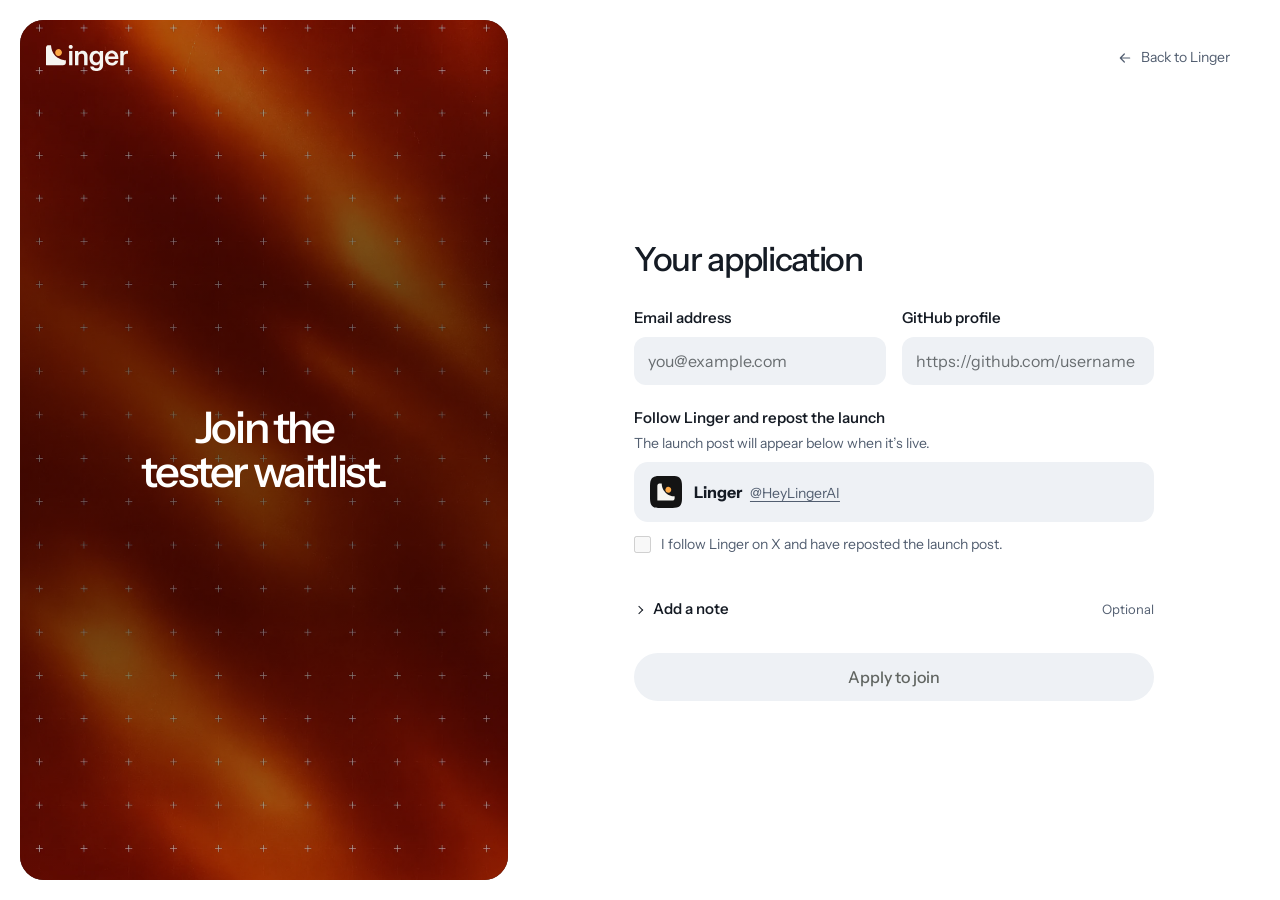
<file: waitlist.html>
<!doctype html>
<html lang="en">
<head>
  <meta charset="utf-8">
  <meta name="viewport" content="width=device-width, initial-scale=1">
  <meta name="theme-color" content="#ffffff">
  <title>Linger Tester Waitlist</title>
  <meta name="description" content="Apply to try Linger’s hosted personal agent workspace.">
  <link rel="icon" href="./media/linger-mark.svg" type="image/svg+xml">
  <link rel="preload" as="font" type="font/woff2" href="./fonts/instrument-sans-latin.woff2" crossorigin>
  <link rel="stylesheet" href="./typography.css?v=728f502668b2">
  <link rel="stylesheet" href="./review-theme.css?v=5e63226b8c09">
  <link rel="stylesheet" href="./waitlist.css?v=b6d5d81fe2d7">
  <script defer src="./press-feedback.js?v=05a7fda0bf9a"></script>
  <script defer src="./waitlist-config.js?v=f1a83e27840a"></script>
  <script defer src="./waitlist.js?v=68f85e9a29e6"></script>
</head>
<body>
  <a class="skip-link" href="#application">Skip to application</a>
  <main class="waitlist-layout">
    <nav class="waitlist-header" aria-label="Site navigation">
      <a class="brand" href="./" aria-label="Linger home"><img src="./media/linger-wordmark.svg" alt="Linger" width="1218" height="378"></a>
      <a class="home-link" href="./"><svg width="16" height="16" viewBox="0 0 24 24" aria-hidden="true"><path d="M19 12H5m6-6-6 6 6 6" fill="none" stroke="currentColor" stroke-width="1.8" stroke-linecap="round" stroke-linejoin="round"/></svg>Back to Linger</a>
    </nav>
    <section class="waitlist-intro" aria-labelledby="waitlist-title">
      <h1 id="waitlist-title">Join the tester waitlist.</h1>
      <img class="waitlist-art" src="./media/waitlist-orange-grid.webp" width="941" height="1672" alt="">
    </section>
    <section class="application" id="application" aria-labelledby="application-title" tabindex="-1">
      <div class="application-content">
        <h2 id="application-title">Your application</h2>
        <p id="availability" class="availability" role="status"></p>
        <noscript><p>Enable JavaScript to use the application form.</p></noscript>
        <form id="waitlist-form">
          <div class="contact-fields">
            <label class="field" for="app-email">Email address<input id="app-email" name="email" type="email" placeholder="you@example.com" autocomplete="email" required maxlength="254"></label>
            <label class="field" for="app-github">GitHub profile<input id="app-github" name="github" type="url" placeholder="https://github.com/username" spellcheck="false" autocapitalize="none" autocomplete="url" required maxlength="150"></label>
          </div>
          <fieldset class="launch-step">
            <legend>Follow Linger and repost the launch</legend>
            <p id="post-pending">The launch post will appear below when it’s live.</p>
            <div class="launch-card" id="launch-card">
              <img class="launch-avatar" src="./media/linger-mark.svg" width="32" height="32" alt="">
              <div class="launch-account"><strong>Linger</strong><a href="https://x.com/HeyLingerAI" target="_blank" rel="noopener noreferrer">@HeyLingerAI</a></div>
            </div>
            <label class="attestation"><input id="app-social" name="socialConfirmed" type="checkbox" disabled required><span>I follow Linger on X and have reposted the launch post.</span></label>
          </fieldset>
          <details class="application-note">
            <summary>Add a note <span class="optional">Optional</span></summary>
            <label class="field" for="app-note"><span class="sr-only">Anything you’d like to tell Linger?</span><textarea id="app-note" name="note" rows="2" maxlength="2000"></textarea></label>
          </details>
          <p class="form-status" role="status" id="form-status"></p>
          <button class="apply-button" id="apply-button" type="submit" disabled>Apply to join</button>
        </form>
      </div>
    </section>
  </main>
  <dialog class="application-dialog" aria-labelledby="result-title" aria-describedby="result-description">
    <h2 id="result-title"></h2>
    <p id="result-description"></p>
    <form method="dialog"><button class="apply-button" type="submit" autofocus>Done</button></form>
  </dialog>
</body>
</html>
</file>
<file: typography.css>
/* One family; three roles. Instrument Sans stays neutral while scale carries hierarchy. */
@font-face {
  font-family: 'Instrument Sans';
  src: url('./fonts/instrument-sans-latin.woff2') format('woff2');
  font-weight: 400 700;
  font-style: normal;
  font-display: swap;
}
@font-face {
  font-family: 'Switzer';
  src: url('./fonts/Switzer-Variable.woff2') format('woff2');
  font-weight: 100 900;
  font-style: normal;
  font-display: swap;
}
:root {
  --font-body: 'Instrument Sans', 'Helvetica Neue', Arial, sans-serif;
  --font-display: var(--font-body);
  --weight-display: 400;
  --weight-text: 400;
  --weight-ui: 500;
  font-family: var(--font-body);
  font-weight: var(--weight-text);
  font-kerning: normal;
}
body, button, input, select, textarea { font-family: var(--font-body); }
body { font-size: 16px; letter-spacing: 0; }

/* Display: uncondensed forms, measured tracking and room between lines. */
.hero h1 {
  font-family: var(--font-display);
  font-size: clamp(58px, 6vw, 84px);
  font-weight: var(--weight-display);
  letter-spacing: -.035em;
  line-height: 1.04;
  max-width: none;
}
.section-heading,
.product-story .section-heading,
.local-machine .section-heading,
.download-chapter .section-heading,
.faq-heading .section-heading,
.contact-chapter .section-heading {
  font-family: var(--font-display);
  font-weight: var(--weight-display);
  font-size: clamp(36px, 4vw, 54px);
  letter-spacing: -.035em;
  line-height: 1.12;
}
.overview-strip h2 { font-size: 32px; line-height: 1.15; letter-spacing: -.025em; font-weight: 400; }
.story-capability h3 { font-size: clamp(27px, 2.5vw, 34px); letter-spacing: -.025em; line-height: 1.18; font-weight: 400; }
.workspace-artifact h2, .machine-profile-copy h3, .dialog-heading h2 { font-size: 29px; line-height: 1.16; letter-spacing: -.025em; font-weight: 400; }
.team-plan>strong { font-size: 23px; line-height: 1.3; letter-spacing: -.015em; font-weight: 500; }
.team-flow__lead strong { font-weight: 500; letter-spacing: -.015em; }

/* Text: regular weight, open leading, sentence case where it helps reading. */
.hero-summary>p:first-child { font-size: 16px; line-height: 1.55; letter-spacing: 0; text-transform: none; max-width: 220px; }
.story-capability__copy>p, .machine-profile-copy p, .machine-details__body p,
.faq-answer p, .download-selfhost p { font-size: 16px; line-height: 1.65; font-weight: 400; letter-spacing: 0; }
.user-message, .agent-message p, .demo-result>p, .artifact-next p { font-size: 15px; line-height: 1.55; letter-spacing: 0; }
.artifact-main li { font-size: 13px; line-height: 1.55; }
.demo-task, .artifact-sources span, .agent-choice small { font-size: 12px; line-height: 1.5; }
.demo-input-shell input { font-family: var(--font-body); font-size: 16px; font-weight: 400; letter-spacing: 0; }
.info-note { font-size: 14px; line-height: 1.6; }

/* UI: medium weight, quiet labels, stable numerals and readable small sizes. */
.main-nav a { font-size: 12px; font-weight: 500; letter-spacing: .025em; }
.nav-download { font-size: 12px; font-weight: 500; letter-spacing: .015em; }
.btn, .text-link, .overview-play,
.product-story .text-link, .capability-story .text-link,
.download-chapter .text-link, .faq-chapter .text-link,
.contact-chapter .text-link, .landing-footer .text-link,
.machine-reveal, .machine-profiles button, .machine-details>summary,
.workspace-artifact .demo-handoff { font-weight: var(--weight-ui); letter-spacing: 0; }
.hero-actions>.text-link { font-size: 13px; }
.hero-platform strong { font-size: 18px; font-weight: 500; letter-spacing: -.01em; }
.hero-platform small { font-size: 12px; letter-spacing: 0; line-height: 1.4; }
.download-platform__top strong { font-size: 25px; font-weight: 500; letter-spacing: -.015em; }
.download-platform__hardware, .download-platform__action { font-size: 14px; line-height: 1.5; }
.workspace-caption__title, .conversation-header strong, .agent-choice span { font-size: 14px; font-weight: 500; }
.workspace-brand strong, .artifact-kicker, .artifact-next>span, .landing-footer__links h2 { font-size: 12px; font-weight: 500; letter-spacing: .045em; }
.demo-composer-panel .demo-scenarios button { font-size: 13px; font-weight: 400; line-height: 1.45; }
.demo-composer-panel .demo-scenarios [aria-selected=true] { font-weight: 500; }
.faq-questions summary { font-size: 18px; line-height: 1.45; font-weight: 500; letter-spacing: -.01em; }
.landing-footer__links a { font-size: 15px; line-height: 1.5; }
.machine-chip, .machine-ram, .machine-software__part strong { font-weight: 500; }
.runtime-options, .download-platform__hardware, .download-release { font-variant-numeric: tabular-nums; }

@media (max-width:1120px) and (min-width:761px) {
  .hero h1 { font-size: clamp(48px, 5.7vw, 64px); }
  .hero-platform { gap: 10px; padding-inline: 16px; }
  .hero-platform strong { font-size: 17px; }
  .hero-platform small { font-size: 12px; white-space: normal; }
  .workspace { gap: 18px; grid-template-columns: minmax(150px,.85fr) minmax(0,1.8fr) minmax(200px,1fr); }
  .workspace-artifact { padding-inline: 19px; }
  .workspace-artifact h2 { font-size: 27px; }
  .workspace-brand strong { font-size: 11px; }
}
@media (max-width:900px) and (min-width:761px) {
  .header-inner { gap: 16px; }
  .main-nav { gap: 17px; }
  .main-nav a { font-size: 11px; letter-spacing: .01em; }
  .workspace { grid-template-columns: 130px minmax(0,1.65fr) minmax(190px,1fr); gap: 14px; }
  .workspace-sidebar { padding-inline: 9px; }
  .workspace-brand { gap: 6px; }
  .agent-choice { gap: 7px; }
  .agent-choice span { font-size: 12px; }
  .agent-choice small { font-size: 11px; }
  .hero-summary>p:first-child { font-size: 14px; }
}
@media (max-width:760px) {
  .hero h1 { font-size: clamp(39px, 8.7vw, 64px); line-height: 1.06; letter-spacing: -.04em; }
  .hero-summary>p:first-child { font-size: 16px; line-height: 1.6; max-width: 320px; }
  .main-nav a { font-size: 16px; letter-spacing: .02em; }
  .nav-download { font-size: 11px; }
  .section-heading, .product-story .section-heading, .local-machine .section-heading,
  .download-chapter .section-heading, .faq-heading .section-heading, .contact-chapter .section-heading { font-size: clamp(32px, 6.9vw, 46px); letter-spacing: -.03em; line-height: 1.14; }
  .overview-strip h2 { font-size: 29px; }
  .story-capability h3 { font-size: 27px; }
  .workspace-artifact h2 { font-size: 29px; }
  .artifact-kicker { font-size: 11px; }
  .faq-questions summary { font-size: 17px; }
  .team-flow__members strong { font-size: 14px; }
  .team-plan>strong { font-size: 21px; }
}
@media (max-width:380px) {
  .hero h1 { font-size: 35px; letter-spacing: -.045em; }
  .hero-summary>p:first-child { font-size: 15px; }
  .workspace-artifact h2 { font-size: 26px; }
  .story-capability h3 { font-size: 25px; }
  .hero-platform strong { font-size: 17px; }
  .hero-platform small { font-size: 12px; }
  .nav-download { font-size: 10px; padding-inline: 12px; }
  .machine-profiles button { font-size: 14px; padding-inline: 13px; }
  .landing-footer__links a { font-size: 14px; }
}
</file>
<file: review-theme.css>
/* November review: neutral surfaces; music is a signature, not the layout. */
/* Blue daylight, neutral paper and a single high-contrast action color. */
:root {
  --paper:#fff;
  --canvas:#f6f7f9;
  --surface:#eef1f5;
  --ink:#151b24;
  --muted:#525e70;
  --accent:#abc8f4;
  --accent-hover:#94b7ed;
  --accent-soft:#e6eefc;
  --accent-ink:#284f88;
  --sky:#97c2ec;
  --action:#fda946;
  --action-hover:#ef9b39;
  --sand:#e2e7ee;
  --sand-soft:var(--surface);
  --sand-ink:#485569;
  --focus:#315c9c;
  --line:#dce2e9;
  --page-width:1120px;
  --font-display:var(--font-body);
  --section-title:clamp(30px,3.2vw,44px);
  color-scheme:light;
  scroll-behavior:smooth;
  scroll-padding-top:92px;
}
*,*::before,*::after{box-sizing:border-box}
body{margin:0;background:var(--canvas);color:var(--ink);font-family:var(--font-body);font-size:16px;line-height:1.5;-webkit-font-smoothing:antialiased;overflow-x:clip}
body:has(dialog[open]){overflow:hidden}
button,input,select,textarea{font:inherit;color:inherit}
button,a{-webkit-tap-highlight-color:transparent;touch-action:manipulation}
button{cursor:pointer}button:disabled{cursor:default}
a{color:inherit;text-decoration:none}
button{letter-spacing:0}
img,video{display:block;max-width:100%;height:auto}
svg{display:block;flex-shrink:0}
[hidden]{display:none!important}
h1,h2,h3,h4,p{margin:0}
h1,h2,h3,h4{font-weight:500;text-wrap:balance}
/* Charcoal selection echoes the vinyl; sky remains a light content and dot accent. */
:root{--selected-bg:var(--ink);--selected-ink:#fff;--selected-hover:#313b48;--selected-tint:#dce7f7;--control-hover:#e9edf3}
::selection{background:var(--accent);color:var(--ink)}
:focus-visible{outline:2px solid var(--focus);outline-offset:5px}
.sr-only{position:absolute;width:1px;height:1px;padding:0;margin:-1px;overflow:hidden;clip:rect(0,0,0,0);white-space:nowrap;border:0}
:root{--section-gap:clamp(44px,6vw,76px)}
main > .section-shell + .section-shell{margin-block-start:var(--section-gap)}
main > .review-hero + .section-shell{margin-block-start:12px}
.section-shell{width:min(var(--page-width),calc(100% - 64px));margin-inline:auto}
.icon{width:20px;height:20px;fill:none;stroke:currentColor;stroke-width:1.7;stroke-linecap:round;stroke-linejoin:round}
.skip-link{position:fixed;left:20px;top:12px;z-index:1000;background:var(--ink);color:white;padding:12px 18px;border-radius:30px;transform:translateY(-150%)}
.skip-link:focus{transform:none}
:root{--header-height:80px}
.site-header{position:sticky;top:0;z-index:30;background:var(--canvas)}
.site-header.at-page-top{background:transparent}
@supports ((backdrop-filter:blur(1px)) or (-webkit-backdrop-filter:blur(1px))) {
  .site-header:not(.at-page-top) {
    background:rgb(246 247 249 / 80%);
    -webkit-backdrop-filter:blur(14px);
    backdrop-filter:blur(14px);
  }
}
@media (prefers-reduced-transparency:reduce), (forced-colors:active) {
  .site-header:not(.at-page-top) {
    background:var(--canvas);
    -webkit-backdrop-filter:none;
    backdrop-filter:none;
  }
}
.header-inner{height:var(--header-height);display:grid;grid-template-columns:minmax(0,1fr) auto minmax(0,1fr);align-items:center;gap:32px;position:relative}
.brand{display:flex;align-items:center;min-height:44px;flex-shrink:0;width:110px}
.brand img{width:100%;height:auto}
.main-nav{display:flex;align-items:center;justify-content:center;gap:30px;justify-self:center}
.main-nav a{font-size:14px;font-weight:500;letter-spacing:0;padding-block:12px;color:var(--muted);transition:color .18s ease}
.main-nav a:hover{color:var(--ink)}
.header-github{justify-self:end;flex-shrink:0}
.menu-trigger{display:none}
.btn{min-height:48px;display:inline-flex;align-items:center;justify-content:center;gap:22px;border:0;border-radius:999px;padding:12px 24px;font-size:15px;font-weight:500;line-height:1.35;transition:background .2s ease,transform .2s ease,color .2s ease}
.btn-primary{background:var(--action);color:var(--ink)}.btn-primary:hover{background:var(--action-hover);transform:translateY(-2px)}
.btn-secondary{background:var(--sand);color:var(--ink)}.btn-secondary:hover{background:#c9c3b5;transform:translateY(-2px)}
/* A short wash inside the capsule acknowledges a press from mouse, touch or keyboard. */
:is(.btn,.review-button,.apply-button) { position:relative; }
:is(.btn,.review-button,.apply-button)::after {
  content:"";
  position:absolute;
  inset:0;
  border-radius:inherit;
  background:currentColor;
  pointer-events:none;
  opacity:0;
}
:is(.btn,.review-button,.apply-button):not(:disabled):is(:active,[data-touch-pressed])::after { opacity:.10; }
@media (prefers-reduced-motion:no-preference) and (forced-colors:none) {
  :is(.btn,.review-button,.apply-button)::after {
    transform:scale(.9,.92);
    transition:opacity 140ms ease-out,transform 140ms cubic-bezier(.2,.7,.3,1);
  }
  :is(.btn,.review-button,.apply-button):not(:disabled):is(:active,[data-touch-pressed])::after {
    transform:scale(1);
    transition-duration:65ms,110ms;
  }
}
.text-link{display:inline-flex;align-items:center;gap:10px;font-size:15px;font-weight:500;color:var(--ink)}
.text-link:hover .icon{transform:translateX(3px)}.text-link .icon{transition:transform .2s ease}
.section-heading{font-size:clamp(32px,3.6vw,46px);font-weight:500;letter-spacing:-.045em;line-height:1.1}
/* Keep the original landing composition independent of the product-section grid. */
.review-hero {
  --font-body:'Switzer','Helvetica Neue',Arial,sans-serif;
  --ink:#1f1f1f;
  position:relative;
  isolation:isolate;
  display:grid;
  place-items:center;
  width:100%;
  min-height:472px;
  padding:64px 0;
  font-family:var(--font-body);
  color:var(--ink);
  text-align:center;
}
.hero-copy { width:min(800px,calc(100% - 64px)); min-width:0; margin-inline:auto; }
.review-hero h1 { margin:0; font-size:clamp(42px,4.6vw,66px); font-weight:500; line-height:1.08; letter-spacing:-.05em; }
.review-hero h1 span { display:block; }
.hero-phrase { position:relative; display:inline-block; font-style:normal; white-space:nowrap; }
.hero-wave { position:absolute; left:0; bottom:-14px; width:100%; height:24px; overflow:visible; pointer-events:none; }
.hero-wave path { fill:none; stroke:var(--sky); stroke-width:3.8; stroke-linecap:round; stroke-linejoin:round; stroke-dasharray:0 .026; vector-effect:non-scaling-stroke; }
.hero-copy > p { max-width:520px; margin:28px auto 0; color:#62676d; font-size:17px; line-height:1.65; text-wrap:pretty; }
.review-hero__actions { display:flex; justify-content:center; align-items:center; margin-top:28px; }
@media(min-width:1600px) {
  .review-hero { min-height:516px; padding-block:76px; }
}
@media(min-width:761px) and (max-width:1000px) {
  .review-hero { min-height:416px; padding-block:52px; }
  .review-hero h1 { font-size:clamp(36px,4.6vw,46px); }
  .hero-copy > p { max-width:440px; font-size:16px; }
}
.main-nav a { text-underline-offset:6px; }
.main-nav a:is(:hover,:focus-visible) { color:var(--ink); text-decoration:underline; }
@media(hover:hover){
 .btn-primary:hover,.btn-secondary:hover{transform:none}
 .btn .icon{transition:transform 200ms ease}
 .btn-primary:hover .icon{transform:translateX(3px)}
 .btn-secondary:hover .icon{transform:translateY(3px)}
}
.context-info{position:relative}.context-info>summary{list-style:none;display:grid;place-items:center;cursor:pointer;width:34px;height:34px;border-radius:50%;color:var(--muted)}
.context-info>summary::-webkit-details-marker{display:none}.context-info>summary:hover{background:var(--surface)}
.context-info summary svg{width:20px;height:20px;fill:none;stroke:currentColor;stroke-width:1.5}.context-info .info-dot{fill:currentColor;stroke:none}
.info-note{position:absolute;z-index:20;top:calc(100% + 8px);right:0;width:min(300px,calc(100vw - 48px));background:#fff;box-shadow:0 12px 48px #17212d22;padding:18px 20px;border-radius:16px;font-size:13px;line-height:1.55;color:var(--muted)}
dialog{color:var(--ink);font-family:var(--font-body)}dialog::backdrop{background:#17191d55;backdrop-filter:blur(4px)}
@media(max-width:1000px){.header-inner{gap:20px}.main-nav{gap:20px}.main-nav a{font-size:13px}.brand{width:110px}}
@media(max-width:760px){
 :root{scroll-padding-top:86px}.section-shell{width:calc(100% - 40px)}
 .header-inner{display:flex;gap:18px}.brand{width:106px}.header-github{margin-left:auto}
 .main-nav{display:none;position:absolute;top:72px;left:0;right:0;margin:0;padding:18px;background:#fff;border-radius:20px;box-shadow:0 16px 50px #17212d1c;z-index:32}
 .main-nav{max-height:calc(100vh - 80px);max-height:calc(100dvh - 80px);overflow-y:auto;overscroll-behavior-y:contain}
 .main-nav.is-open{display:grid;gap:0}.main-nav a{font-size:16px;padding:13px 16px;border-radius:12px}.main-nav a:hover{background:var(--surface)}
 .menu-trigger{display:flex;width:44px;height:44px;padding:10px 7px;border:0;background:transparent;flex-direction:column;align-items:center;justify-content:center;gap:6px;border-radius:50%}
 .menu-trigger span{height:1.5px;width:21px;background:var(--ink);transition:transform .2s ease}.menu-trigger[aria-expanded=true] span:first-child{transform:translateY(3.75px) rotate(45deg)}.menu-trigger[aria-expanded=true] span:last-child{transform:translateY(-3.75px) rotate(-45deg)}
 .review-hero.section-shell{width:100%;min-height:0;padding:40px 0 44px}
 .hero-copy{width:calc(100% - 40px)}
 .review-hero h1{font-size:clamp(28px,7.4vw,48px);line-height:1.1}
 .hero-copy > p{max-width:440px;font-size:16px;line-height:1.6}
 .hero-wave{height:18px;bottom:-10px}
 .review-hero__actions{margin-top:26px}
 .btn{font-size:15px}.section-heading{font-size:36px}
}
@media(max-width:440px),(min-width:761px) and (max-width:850px){.header-github__prefix{display:none}}
@media(max-width:380px){.header-inner{gap:12px}.brand{width:94px}.review-hero h1{font-size:26px}.hero-copy > p{font-size:15px}}
@media(prefers-reduced-motion:reduce){:root{scroll-behavior:auto}*,*::before,*::after{animation-duration:.01ms!important;animation-iteration-count:1!important;transition-duration:.01ms!important;scroll-behavior:auto!important}}
@media(forced-colors:active){.btn,.main-nav,.menu-trigger{border:1px solid ButtonText}.header-github .icon{fill:none}}

/* A single field starts behind the navigation and fades down the hero. */
.review-hero { overflow:clip visible; }
.review-hero::after {
  content:"";
  position:absolute;
  z-index:-2;
  inset:calc(-1 * var(--header-height)) 0 0;
  background:linear-gradient(to bottom,white calc(100% - 24px),var(--canvas));
  pointer-events:none;
}
.review-hero::before {
  content:"";
  position:absolute;
  inset:calc(-1 * var(--header-height)) 0 7%;
  z-index:-1;
  pointer-events:none;
  background:
    radial-gradient(ellipse 57% 74% at -8% 29%, #edcfaa59, transparent),
    radial-gradient(ellipse 46% 42% at 24% -12%, #e9c8b33d, transparent),
    radial-gradient(ellipse 64% 63% at 77% -16%, #bfcde457, transparent),
    radial-gradient(ellipse 31% 82% at 107% 22%, #c5d9d34d, transparent),
    linear-gradient(110deg, #faf7f3, #f6f6f5 58%, #f4f6f8);
  mask-image:linear-gradient(to bottom, black, #000b 33%, #0003 66%, transparent 94%);
}
@media (max-width:760px) {
  .review-hero::before { opacity:.85; }
}
@media print, (forced-colors:active) {
  .review-hero::before,.review-hero::after { display:none; }
}
.on-device__copy p { max-width: 37ch; margin-top: 18px; color: var(--muted); line-height: 1.55; }
.review-newsletter .footer-waitlist { margin-top: 22px; }
.review-faq__list p a { text-decoration: underline; text-underline-offset: .18em; }
</file>
<file: waitlist.css>
body { background: var(--paper); }
.waitlist-layout {
  --inner-gap: clamp(14px, 1.6vw, 24px);
  display: grid;
  grid-template-columns: minmax(0, 2fr) minmax(0, 3fr);
  grid-template-rows: auto minmax(0, 1fr);
  column-gap: var(--inner-gap);
  padding: var(--inner-gap);
  height: 100vh;
  height: 100dvh;
}
.waitlist-header {
  grid-area: 1 / 1 / 2 / -1;
  z-index: 1;
  align-self: start;
  display: flex;
  align-items: center;
  justify-content: space-between;
  gap: 16px;
  padding: clamp(8px, 1.2vw, 18px) clamp(16px, 2vw, 32px) 0;
  pointer-events: none;
}
.waitlist-header a { pointer-events: auto; }
.waitlist-header .brand { width: clamp(80px, 7vw, 104px); }
.waitlist-header .brand img { width: 92%; }
.waitlist-header .brand:focus-visible { outline-color: white; }
.home-link { display: inline-flex; align-items: center; gap: 8px; min-height: 44px; padding-inline: 4px; color: var(--muted); font-size: 14px; }
.home-link:hover, .launch-card a:hover { color: var(--ink); text-decoration: underline; }
.waitlist-intro {
  grid-area: 1 / 1 / 3;
  position: relative;
  display: grid;
  place-items: center;
  min-height: 0;
  overflow: hidden;
  isolation: isolate;
  border-radius: 24px;
  background: var(--ink);
}
.waitlist-art {
  position: absolute;
  inset: 0;
  z-index: -2;
  width: 100%;
  height: 100%;
  object-fit: cover;
}
.waitlist-intro::before {
  content: "";
  position: absolute;
  inset: 0;
  z-index: -1;
  background: linear-gradient(180deg, rgb(0 0 0 / var(--art-top-shade, 30%)), rgb(0 0 0 / 57%) 32%, rgb(0 0 0 / 57%) 68%, rgb(0 0 0 / 30%));
}
.waitlist-intro h1 {
  max-width: 11ch;
  margin: 20px;
  color: white;
  text-align: center;
  font-size: clamp(34px, 3.4vw, 56px);
  font-weight: 540;
  letter-spacing: -.055em;
  line-height: 1.02;
}
.application {
  grid-area: 2 / 2;
  display: flex;
  flex-direction: column;
  min-width: 0;
  min-height: 0;
  overflow-y: auto;
  padding: 10px clamp(16px, 2.6vw, 48px) clamp(16px, 3vh, 32px);
  scroll-padding-block: 16px;
}
.application-content { flex: none; width: min(100%, 520px); margin: auto; }
.application h2, .application-dialog h2 { font-size: 30px; letter-spacing: -.04em; line-height: 1.1; }
.application h2 { font-size: clamp(30px, 2.6vw, 38px); }
.availability, .application-dialog p { color: var(--muted); margin-top: 8px; line-height: 1.5; }
.availability { font-size: 15px; }
.availability:empty { display: none; }
#waitlist-form { display: grid; gap: clamp(14px, 2.4vh, 24px); margin-top: clamp(18px, 3.3vh, 32px); }
#waitlist-form .apply-button { justify-self: stretch; }
.contact-fields { display: grid; grid-template-columns: repeat(auto-fit, minmax(min(100%, 15rem), 1fr)); gap: 14px 16px; }
.field { min-width: 0; }
.field, .launch-step legend { font-size: 15px; font-weight: 550; }
.field input, .field textarea { display: block; width: 100%; margin-top: 7px; border-radius: 12px; background: var(--surface); border: 0; padding: 12px 14px; font-size: 16px; font-weight: 400; }
.field textarea { resize: vertical; min-height: 64px; }
.field input::placeholder { color: #686d70; }
.application-note summary {
  display: flex; align-items: center; gap: 9px; min-height: 44px; cursor: pointer;
  font-size: 15px; font-weight: 550; list-style: none;
}
.application-note summary::-webkit-details-marker { display: none; }
.application-note summary::before {
  content: ""; width: 6px; height: 6px; flex: none; margin-inline: 2px;
  border: solid currentColor; border-width: 0 1.5px 1.5px 0; transform: rotate(-45deg);
}
.application-note[open] summary::before { transform: rotate(45deg); }
.optional { margin-left: auto; font-size: 13px; color: var(--muted); font-weight: 400; }
.application-note textarea { margin-top: 0; }
.launch-step { min-width: 0; border: 0; padding: 0; margin: 0; }
.launch-step legend { padding: 0; }
.launch-step > p { margin-top: 4px; font-size: 14px; color: var(--muted); }
.launch-card { display: grid; grid-template-columns: auto minmax(0, 1fr); gap: 2px 12px; margin-top: 8px; padding: 14px 16px; border-radius: 14px; background: var(--sand-soft); }
.launch-avatar { grid-area: 1 / 1; align-self: center; }
.launch-card:has(.launch-link) .launch-avatar { grid-row: 1 / 3; }
.launch-account { grid-column: 2; align-self: center; display: flex; align-items: baseline; flex-wrap: wrap; gap: 2px 8px; }
.launch-account a { font-size: 14px; color: var(--muted); text-decoration: underline; text-underline-offset: 3px; }
.launch-link { grid-column: 2; justify-self: start; color: var(--accent-ink); text-decoration: underline; text-underline-offset: 3px; }
.launch-preview { grid-column: 1 / -1; margin-top: 6px; }
.launch-preview summary { width: fit-content; cursor: pointer; font-size: 14px; color: var(--muted); padding-block: 5px; }
.launch-card iframe { display: block; width: 100%; height: 260px; margin-top: 12px; background: white; border: 0; border-radius: 10px; }
.attestation { align-items: start; display: flex; gap: 10px; min-height: 44px; padding: 12px 0 6px; font-size: 14px; }
.attestation input { flex: none; width: 17px; height: 17px; margin: 2px 0; accent-color: var(--ink); }
.attestation:has(input:disabled) { color: var(--muted); }
.apply-button { min-height: 48px; padding: 11px 22px; border-radius: 100px; background: var(--action); color: var(--ink); border: 0; font-weight: 500; justify-self: start; }
.apply-button:hover:enabled { background: var(--action-hover); }
.apply-button:disabled { background: var(--surface); color: #616561; }
.form-status { color: #803d29; font-size: 14px; }
.form-status:empty { display: none; }
.application-dialog { width: min(420px, calc(100% - 36px)); padding: 32px; border-radius: 20px; border: 0; color: var(--ink); }
.application-dialog::backdrop { background: #1f1f1f60; }
.application-dialog button { margin-top: 24px; }
@media (min-width: 721px) and (max-height: 700px) {
  .waitlist-layout { --inner-gap: 12px; }
  .waitlist-header { padding-block-start: 6px; }
  .application { padding-block: 8px; }
  #waitlist-form { gap: 12px; margin-top: 16px; }
  .field textarea { height: 64px; }
}
@media (max-width: 720px) {
  .waitlist-layout { height: auto; min-height: 100svh; grid-template-columns: minmax(0, 1fr); grid-template-rows: auto 1fr; row-gap: 22px; }
  .waitlist-header, .waitlist-intro { grid-area: 1 / 1; }
  .waitlist-header { padding: 4px 14px 0; }
  .waitlist-header .brand { width: 74px; }
  .home-link, .home-link:hover { color: white; }
  .home-link:focus-visible { outline-color: white; }
  .waitlist-intro { --art-top-shade: 56%; min-height: clamp(164px, 36vw, 220px); padding-top: 28px; border-radius: 16px; }
  .waitlist-art { object-position: center 47%; }
  .application { grid-area: 2 / 1; overflow: visible; padding: 0 clamp(0px, 1.4vw, 10px) 12px; }
  #waitlist-form { gap: 14px; margin-top: 20px; }
}
@media (forced-colors: active) { .apply-button, .field input, .field textarea { border: 1px solid ButtonText; } }
</file>
